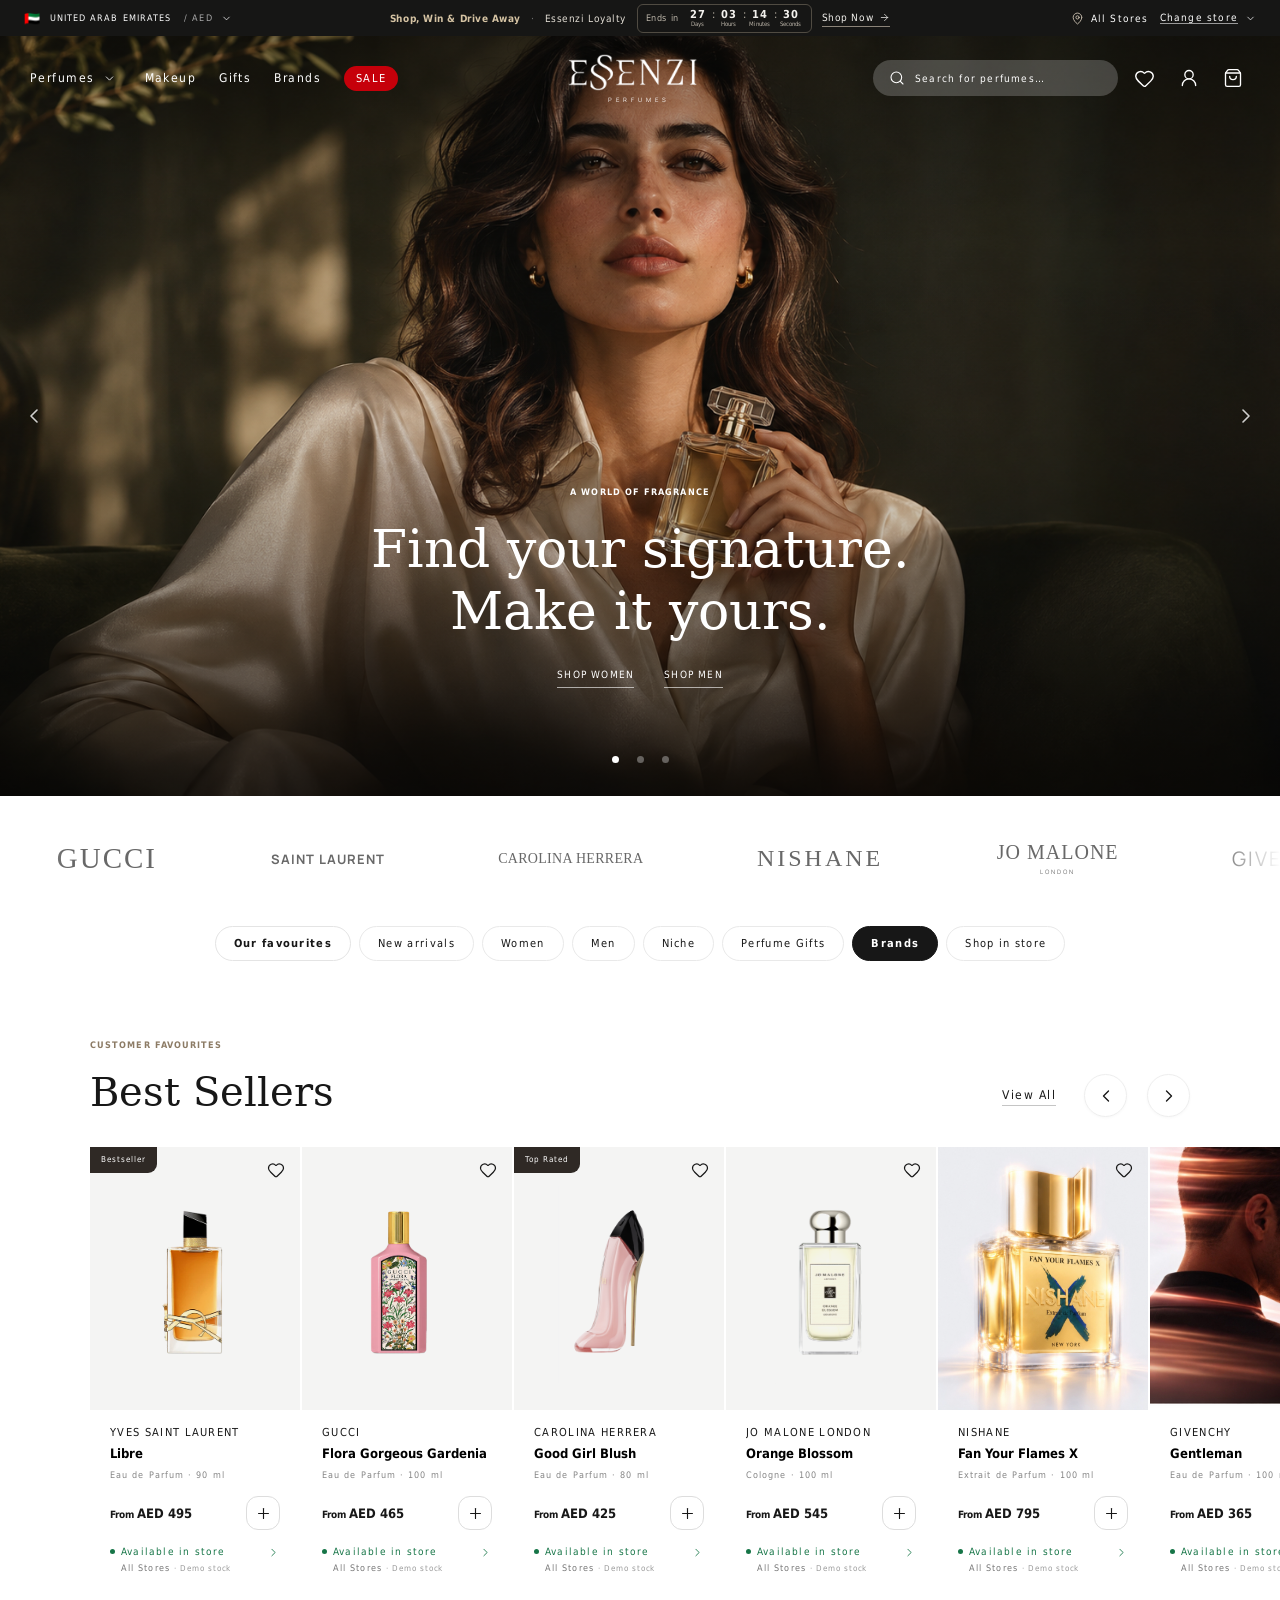
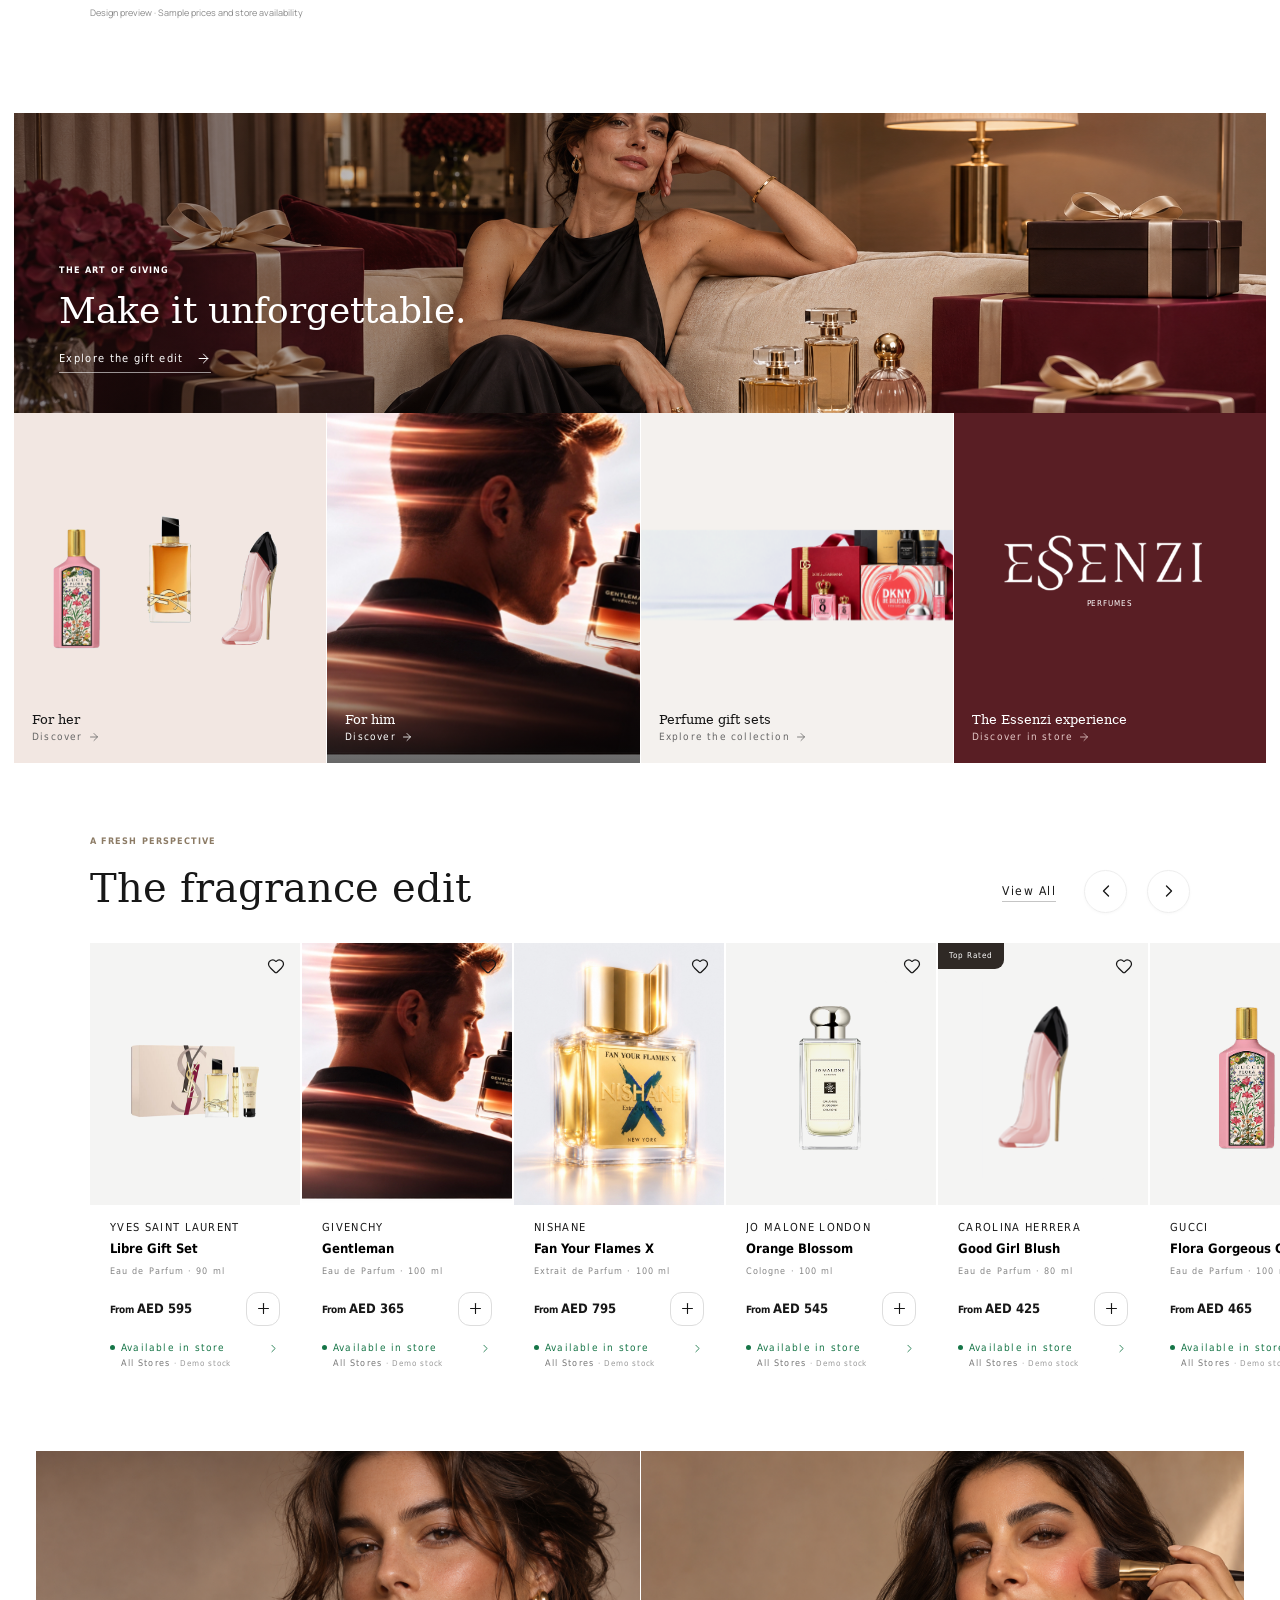
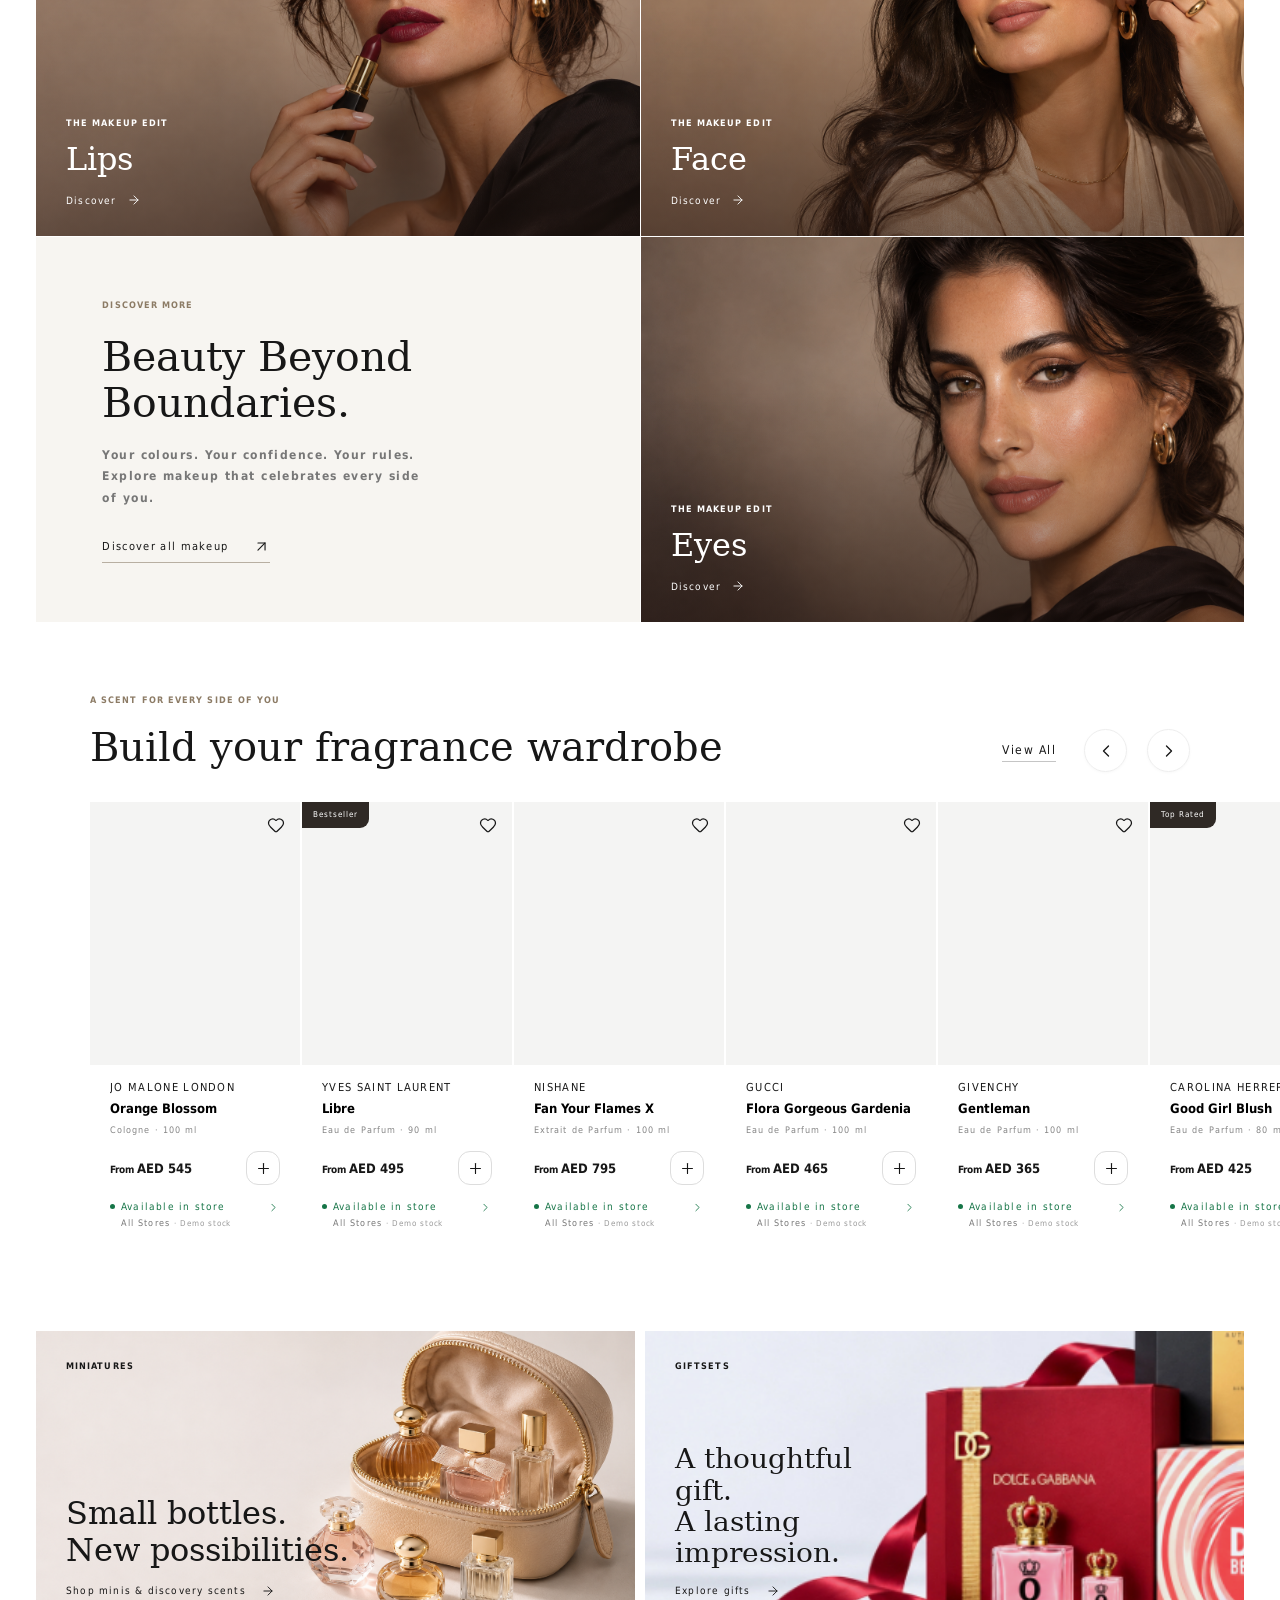
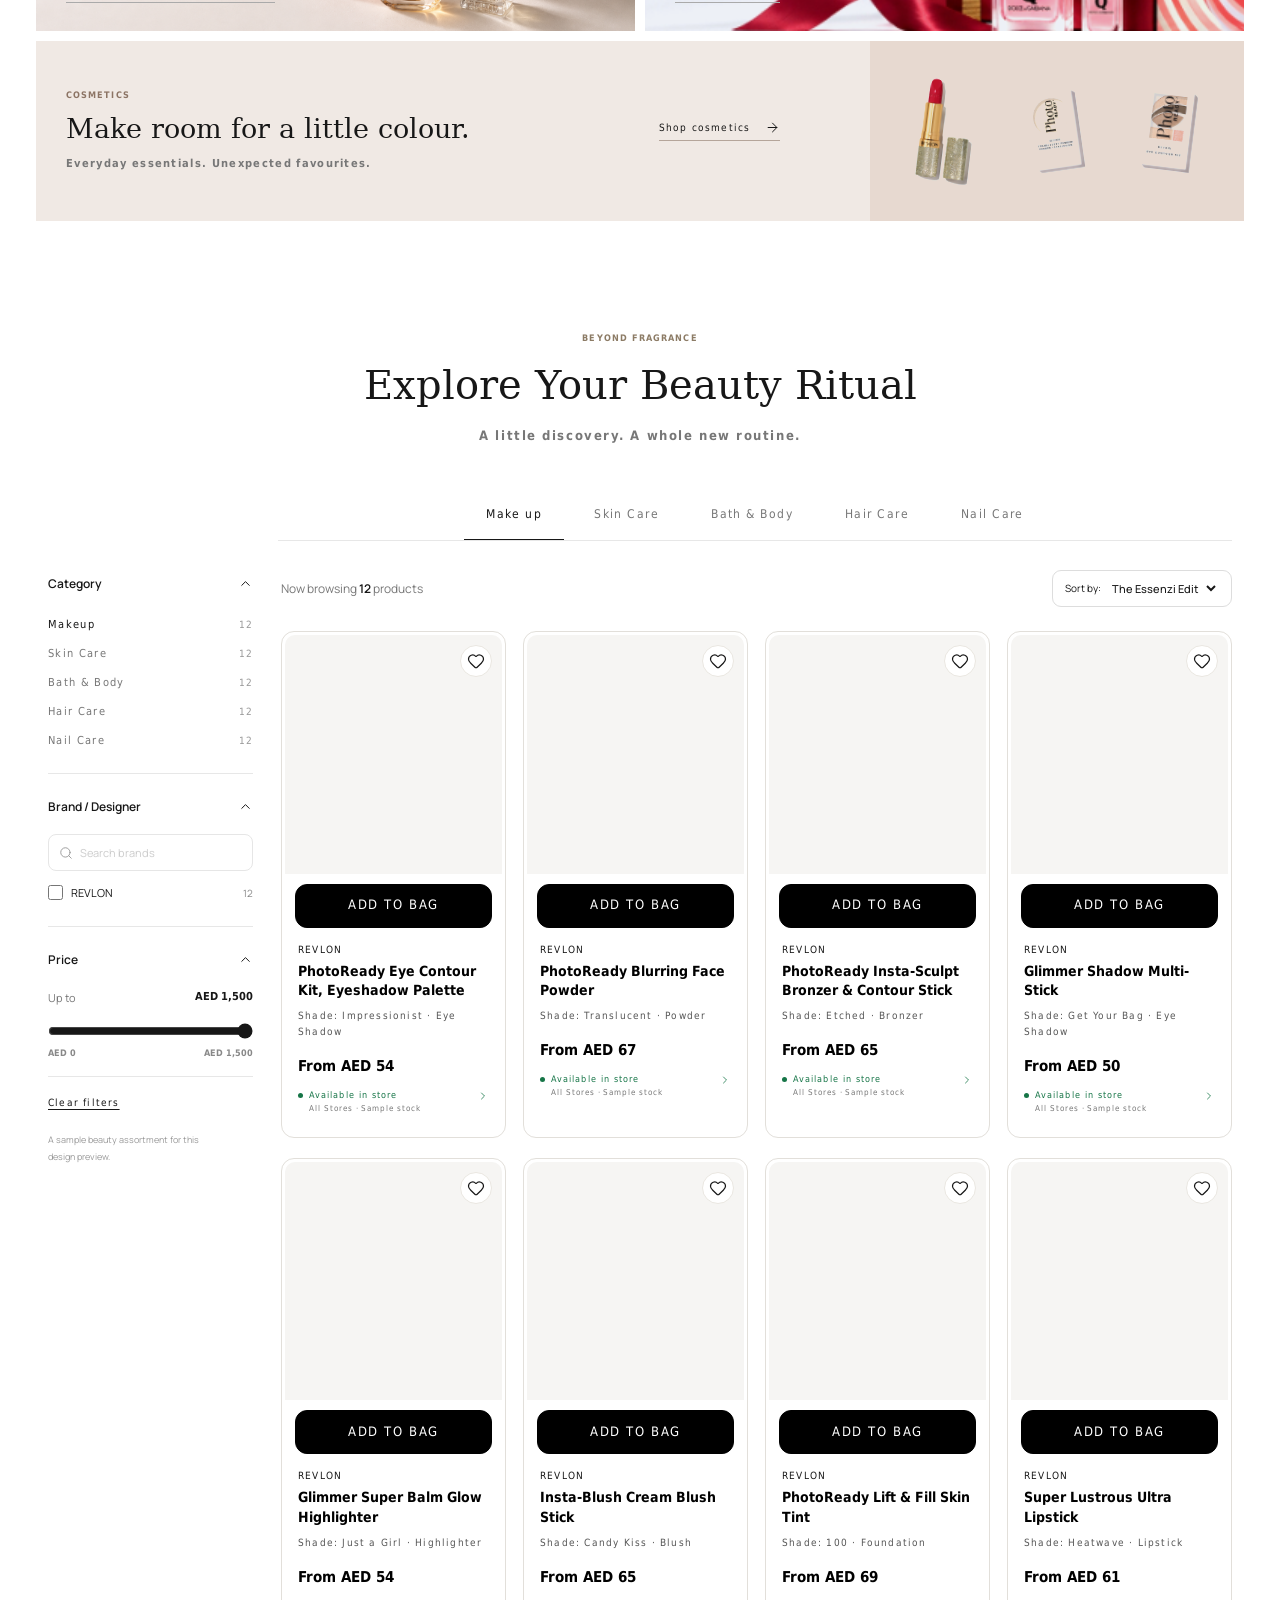
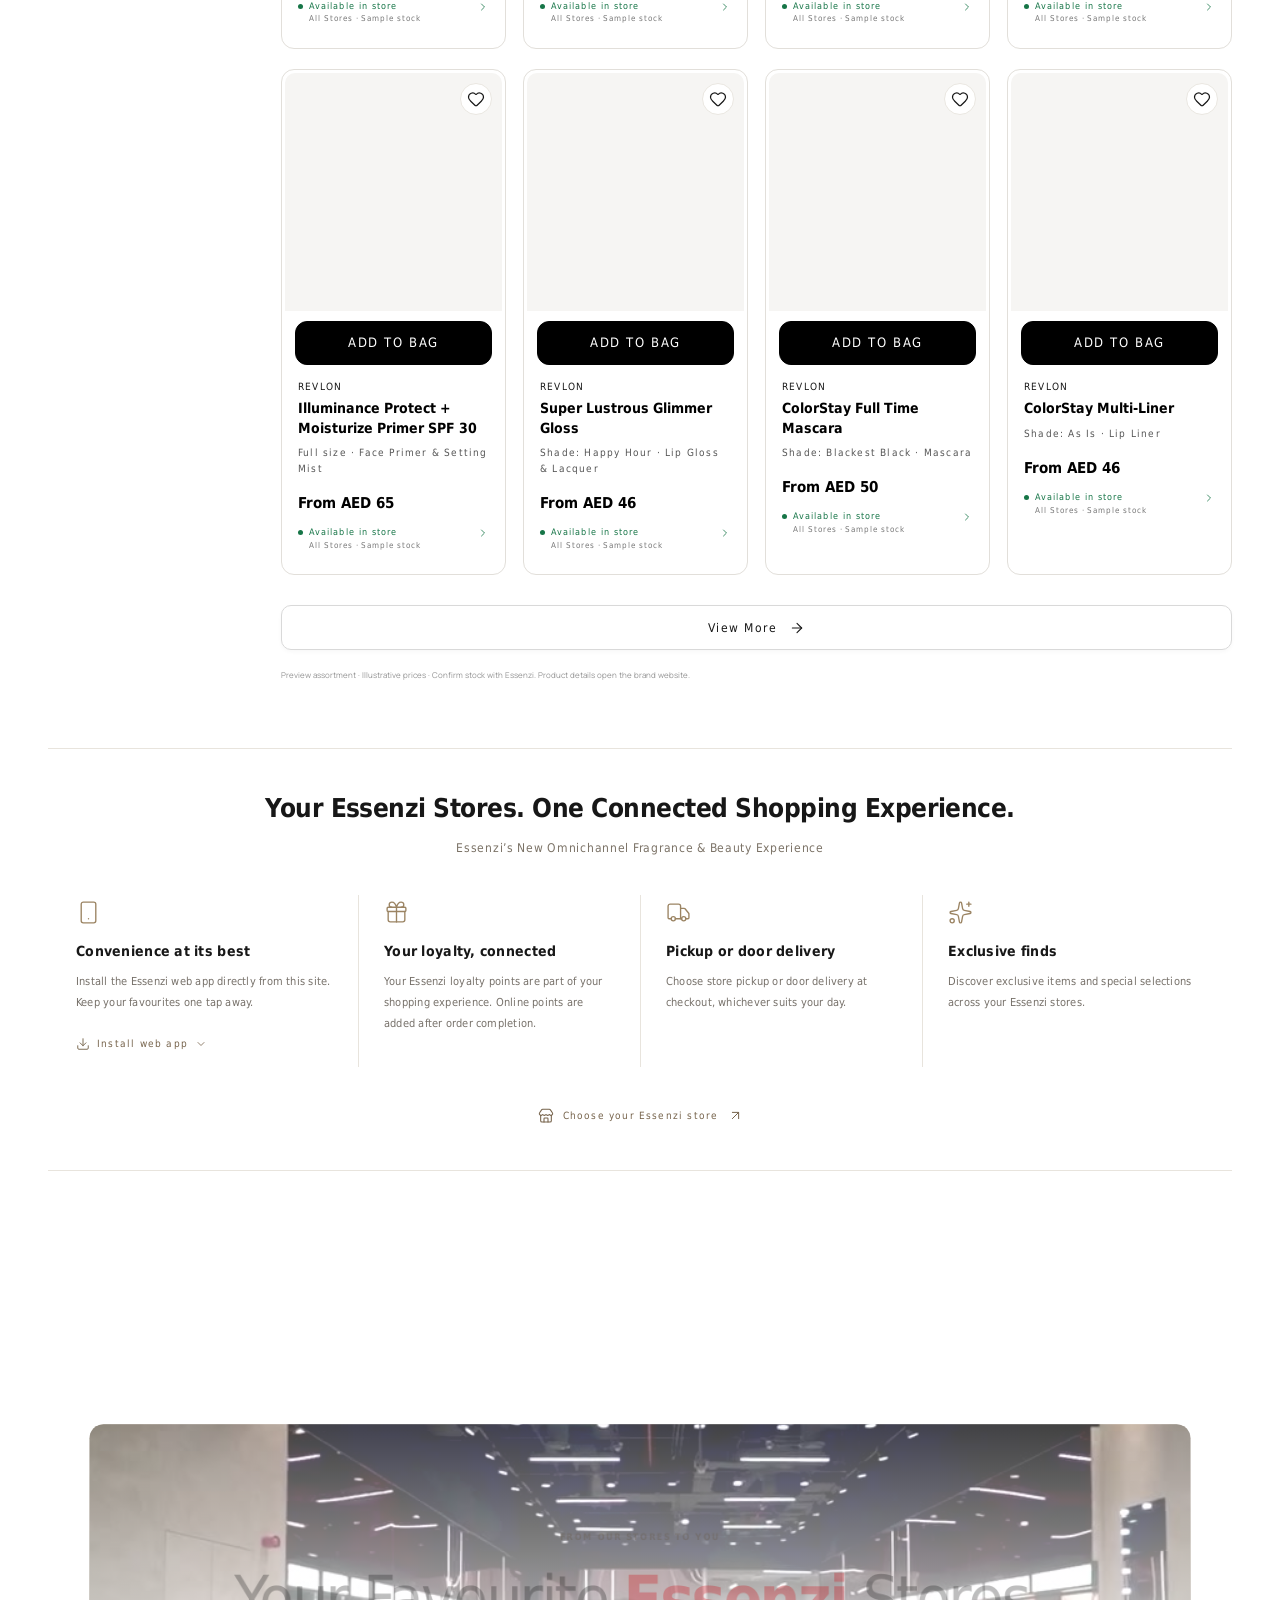
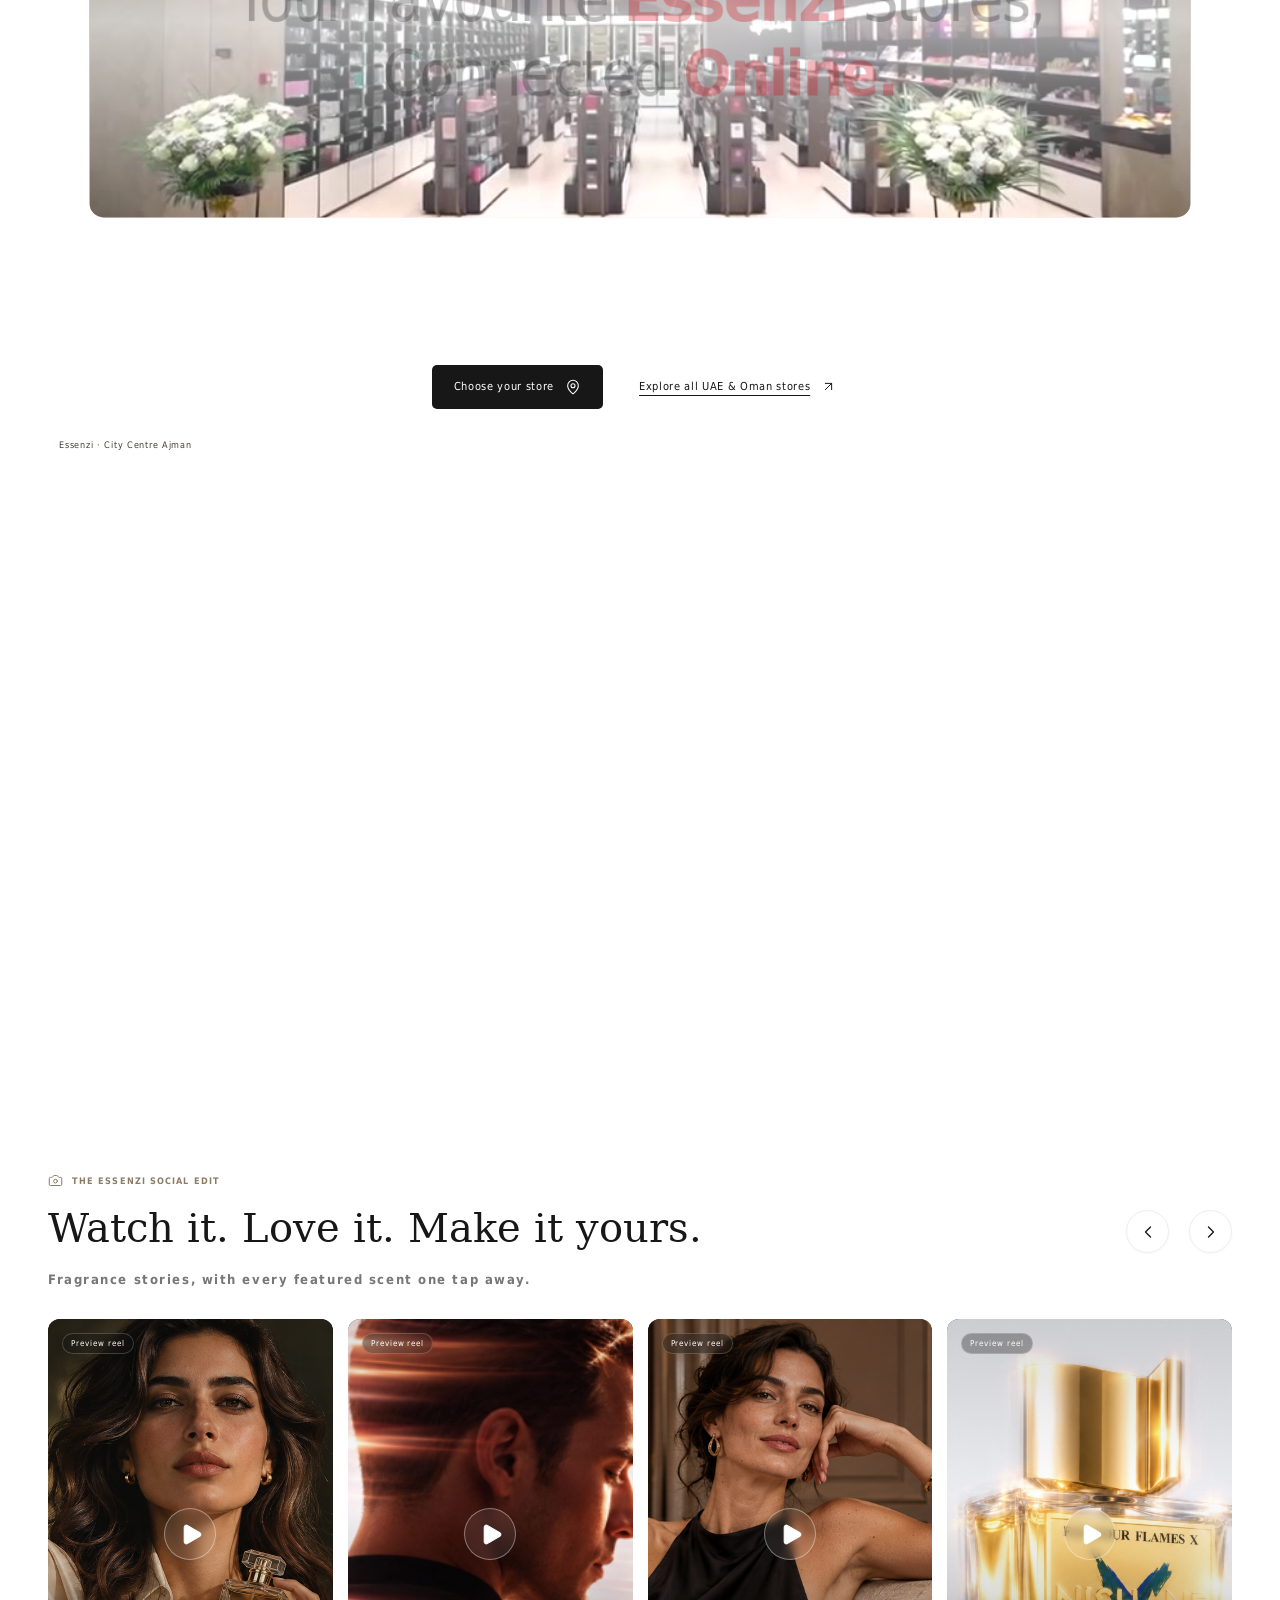
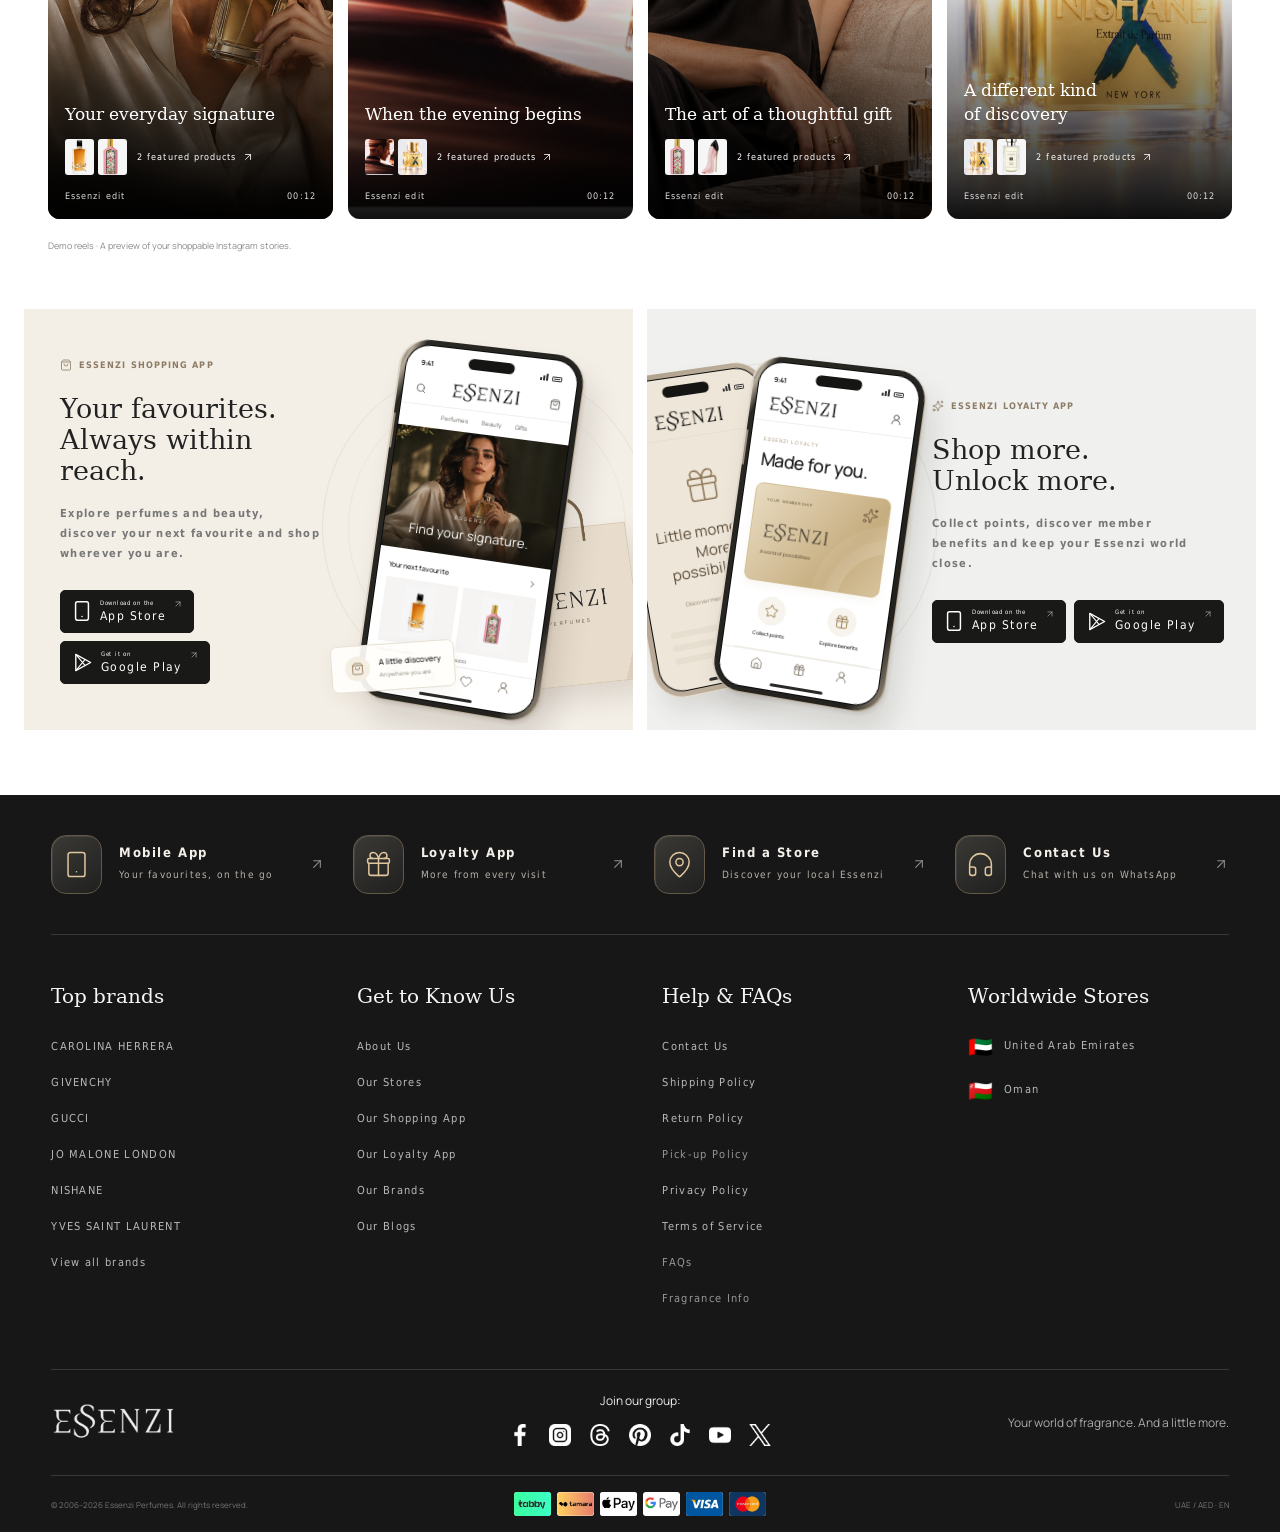
<file: index.html>
<!doctype html>
<html lang="en"><head><meta charset="utf-8"><meta name="viewport" content="width=device-width,initial-scale=1"><meta name="theme-color" content="#171717"><meta name="description" content="Discover a world of designer and niche fragrances. A new Essenzi experience inspired by our stores in the UAE and Oman."><meta name="application-name" content="Essenzi"><meta name="apple-mobile-web-app-capable" content="yes"><meta name="apple-mobile-web-app-title" content="Essenzi"><meta name="apple-mobile-web-app-status-bar-style" content="default"><link rel="manifest" href="./manifest.webmanifest"><link rel="icon" type="image/svg+xml" href="./favicon.svg"><link rel="apple-touch-icon" href="./assets/pwa/essenzi-192.png"><title>Essenzi | A World of Fragrance</title>  <script type="module" crossorigin src="./site/index-B6UudiiF.js"></script>
  <link rel="stylesheet" crossorigin href="./site/index-CD_aOL-R.css">
</head><body><div id="root"></div><noscript>This Essenzi shopping experience needs JavaScript. Please enable it in your browser.</noscript></body></html>
</file>
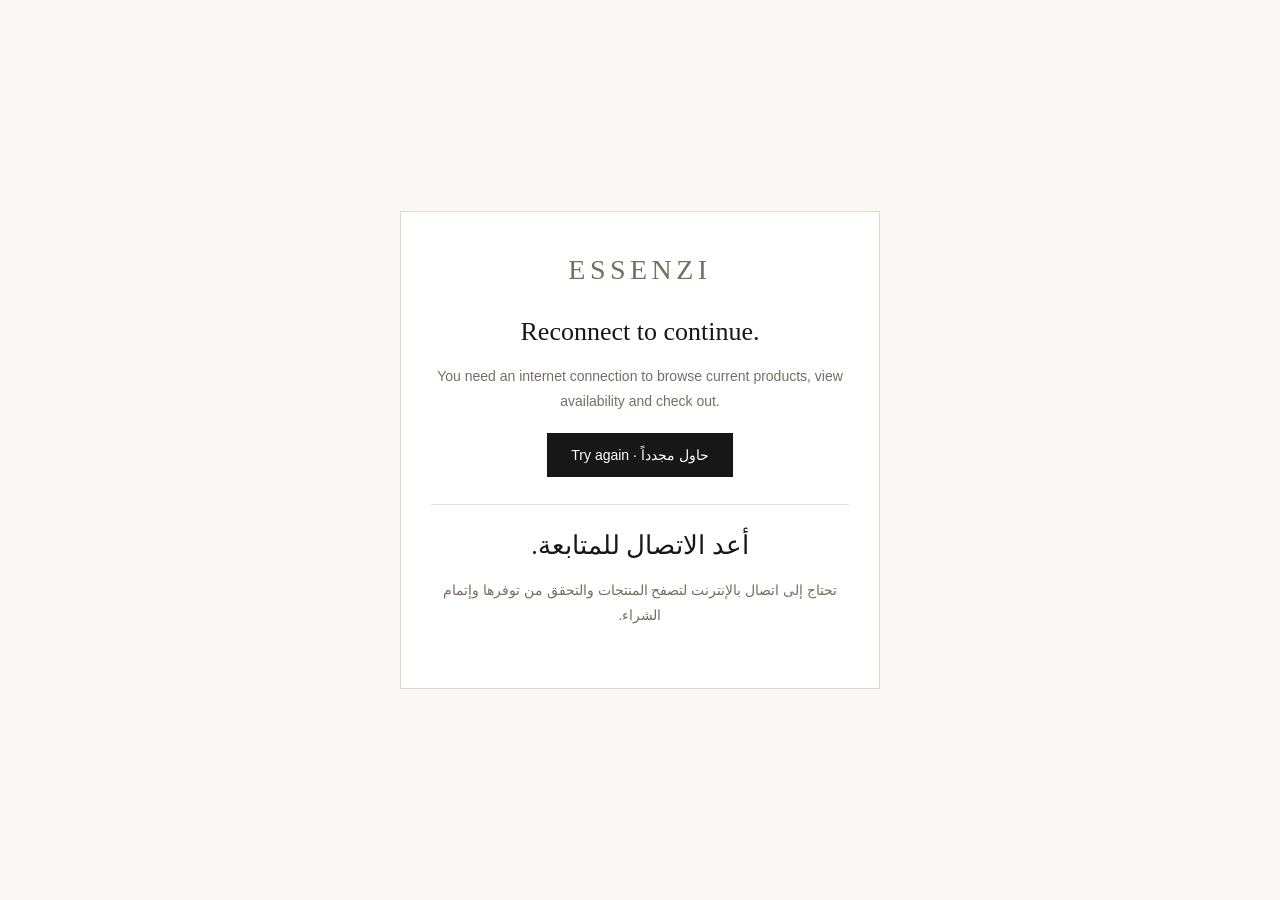
<file: offline.html>
<!doctype html>
<html lang="en"><head><meta charset="utf-8"><meta name="viewport" content="width=device-width,initial-scale=1"><meta name="theme-color" content="#171717"><title>Essenzi — Reconnect to continue</title><style>*{box-sizing:border-box}body{margin:0;min-height:100svh;display:grid;place-items:center;background:#faf8f5;color:#171717;font:14px/1.8 Arial,sans-serif;padding:28px}main{width:100%;max-width:480px;border:1px solid #e1d9cc;background:white;padding:42px 30px;text-align:center}.brand{font:28px Georgia,serif;letter-spacing:.16em;margin:0 0 28px}h1{font:26px/1.35 Georgia,serif;margin:0 0 15px}p{color:#766e63;margin:0 0 18px}.ar{margin-top:27px;padding-top:23px;border-top:1px solid #e8e1d8}button{background:#171717;color:#fff;border:0;padding:13px 24px;min-height:44px;font:14px Arial,sans-serif;cursor:pointer}button:focus-visible{outline:2px solid #9b8463;outline-offset:4px}</style></head>
<body><main><p class="brand">ESSENZI</p><h1>Reconnect to continue.</h1><p>You need an internet connection to browse current products, view availability and check out.</p><button type="button" id="retry">Try again · حاول مجدداً</button><div class="ar" lang="ar" dir="rtl"><h1>أعد الاتصال للمتابعة.</h1><p>تحتاج إلى اتصال بالإنترنت لتصفح المنتجات والتحقق من توفرها وإتمام الشراء.</p></div></main><script>document.getElementById('retry').addEventListener('click',()=>window.location.reload());</script></body></html>
</file>
